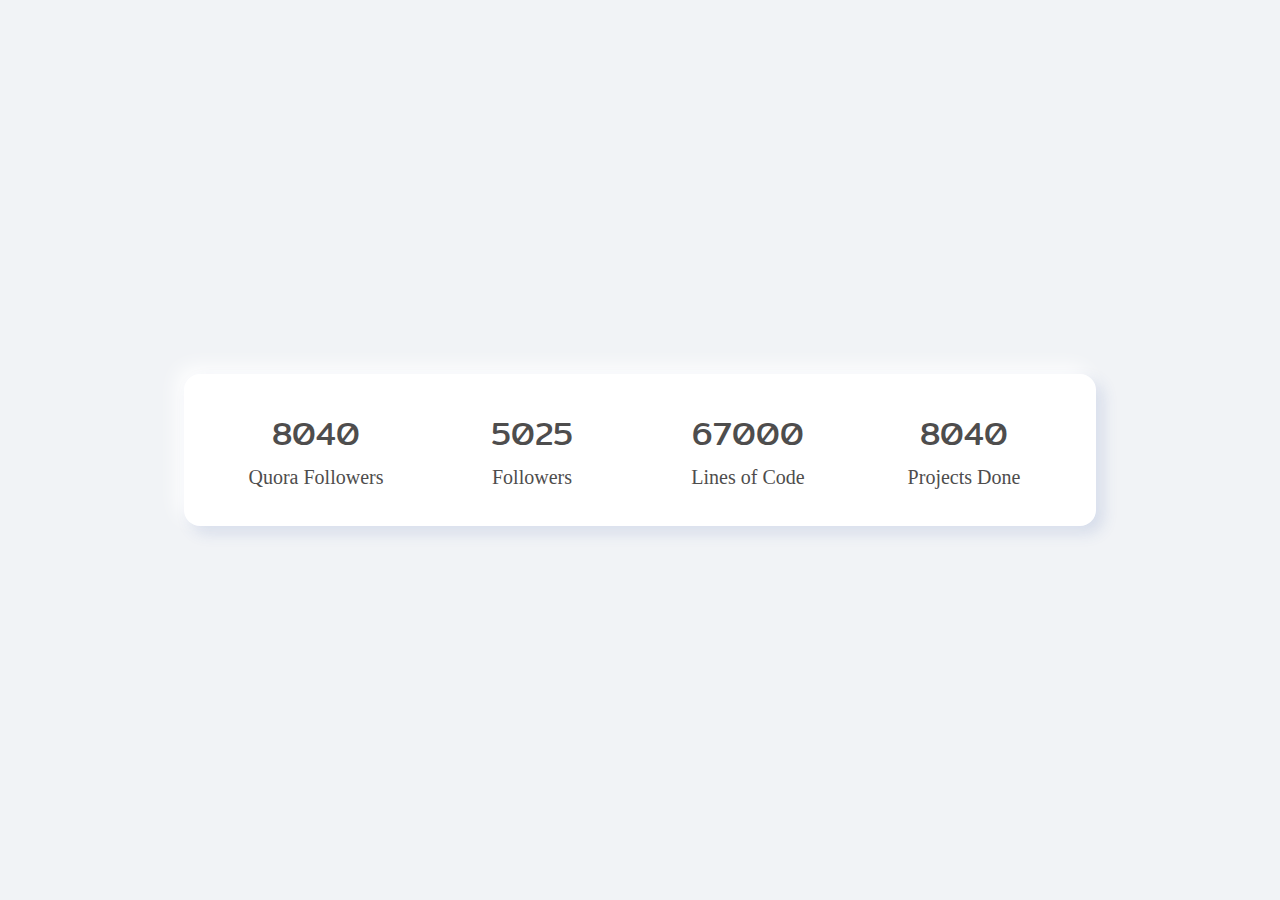
<file: Animated Counter/index.html>
<!DOCTYPE html>
<html lang="en">
  <head>
    <meta charset="UTF-8" />
    <meta name="viewport" content="width=device-width, initial-scale=1.0" />
    <link
      rel="stylesheet"
      href="https://cdnjs.cloudflare.com/ajax/libs/font-awesome/5.15.2/css/all.min.css"
      integrity="sha512-HK5fgLBL+xu6dm/Ii3z4xhlSUyZgTT9tuc/hSrtw6uzJOvgRr2a9jyxxT1ely+B+xFAmJKVSTbpM/CuL7qxO8w=="
      crossorigin="anonymous"
    />
    <link rel="stylesheet" href="style.css" />
    <title>Counter</title>
  </head>
  <body>
    <div class="container">
        <div class="card">
            <i class="fab fa-quora"></i>
            <div class="number" data-target-number="12000">0</div>
            Quora Followers
        </div>
        <div class="card">
            <i class="fab fa-facebook"></i>
            <div class="number" data-target-number="7500">0</div>
             Followers
        </div>
        <div class="card">
            <i class="fas fa-code"></i>
            <div class="number" data-target-number="100000">0</div>
            Lines of Code
        </div>
        <div class="card">
            <i class="fas fa-check"></i>
            <div class="number" data-target-number="12000">0</div>
            Projects Done
        </div>
    </div>


    <script src="script.js" defer></script>
  </body>
</html>
</file>
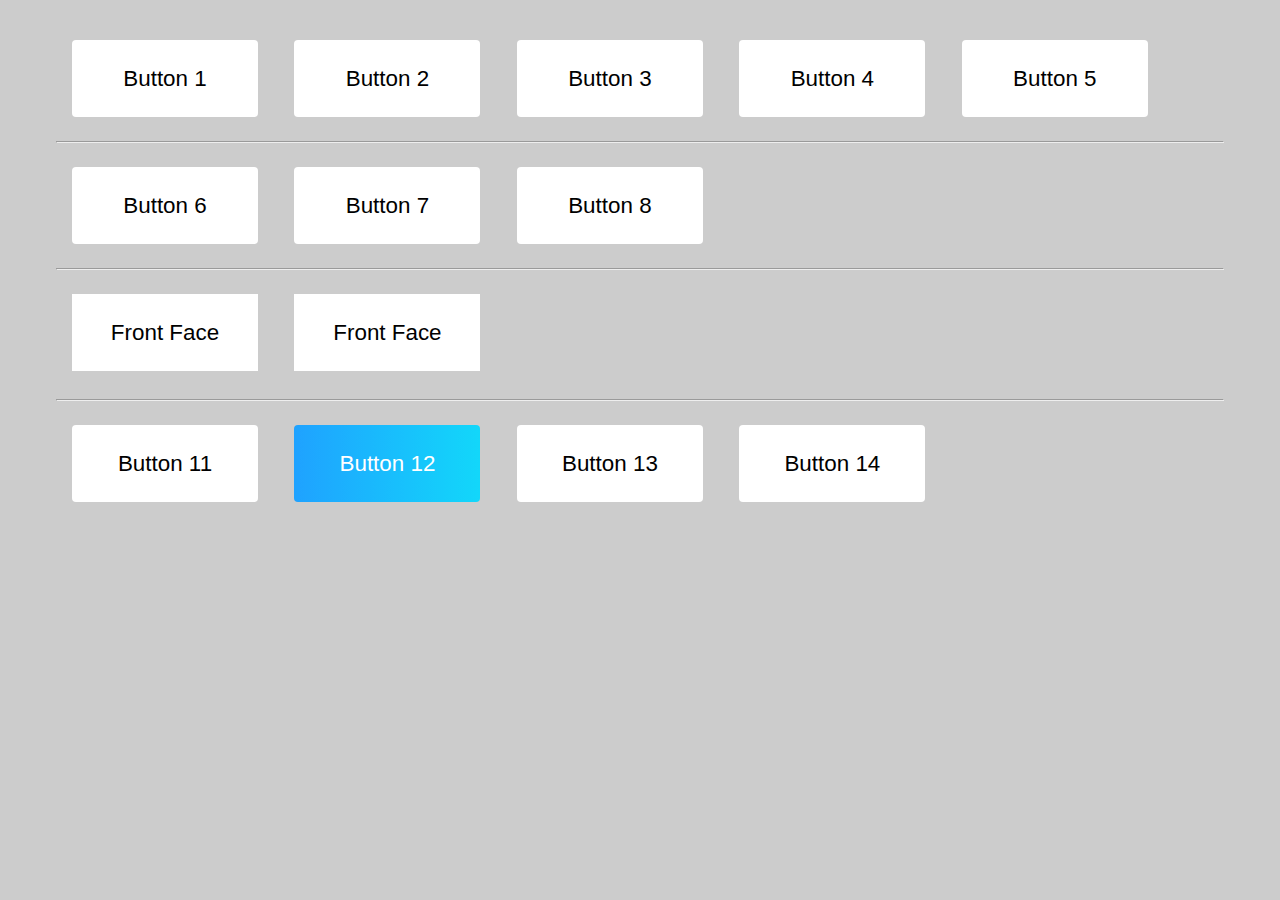
<file: Button Effects/index.html>
<!DOCTYPE html>
<html lang="en">
  <head>
    <meta charset="UTF-8" />
    <meta http-equiv="X-UA-Compatible" content="IE=edge" />
    <meta name="viewport" content="width=device-width, initial-scale=1.0" />
    <link
      rel="stylesheet"
      href="https://cdnjs.cloudflare.com/ajax/libs/font-awesome/5.15.3/css/all.min.css"
      integrity="sha512-iBBXm8fW90+nuLcSKlbmrPcLa0OT92xO1BIsZ+ywDWZCvqsWgccV3gFoRBv0z+8dLJgyAHIhR35VZc2oM/gI1w=="
      crossorigin="anonymous"
    />

    <link rel="stylesheet" href="style.css" />
    <title>Button Hover Effects</title>
  </head>
  <body>
    <div class="container">
      <button class="btn btn-effect-1">Button 1</button>
      <button class="btn btn-effect-2">Button 2</button>
      <button class="btn btn-effect-3">Button 3</button>
      <button class="btn btn-effect-4">Button 4</button>
      <button class="btn btn-effect-5">Button 5</button>
      <hr />
      <button class="btn btn-effect-6">Button 6</button>
      <button class="btn btn-effect-7">Button 7</button>
      <button class="btn btn-effect-8">Button 8</button>
      <hr />
      <div class="btn btn-effect-9">
        <div class="top-face">Top Face</div>
        <div class="front-face">Front Face</div>
      </div>
      <div class="btn btn-effect-10">
        <div class="bottom-face">Bottom Face</div>
        <div class="front-face">Front Face</div>
      </div>
      <hr />
      <button class="btn btn-effect-11">Button 11</button>
      <button class="btn btn-effect-12">Button 12</button>
      <button class="btn btn-effect-13">Button 13</button>
      <button class="btn btn-effect-14">
        <span> Button 14 <i class="fas fa-angle-right"></i> </span>
      </button>
    </div>
  </body>
</html>
</file>
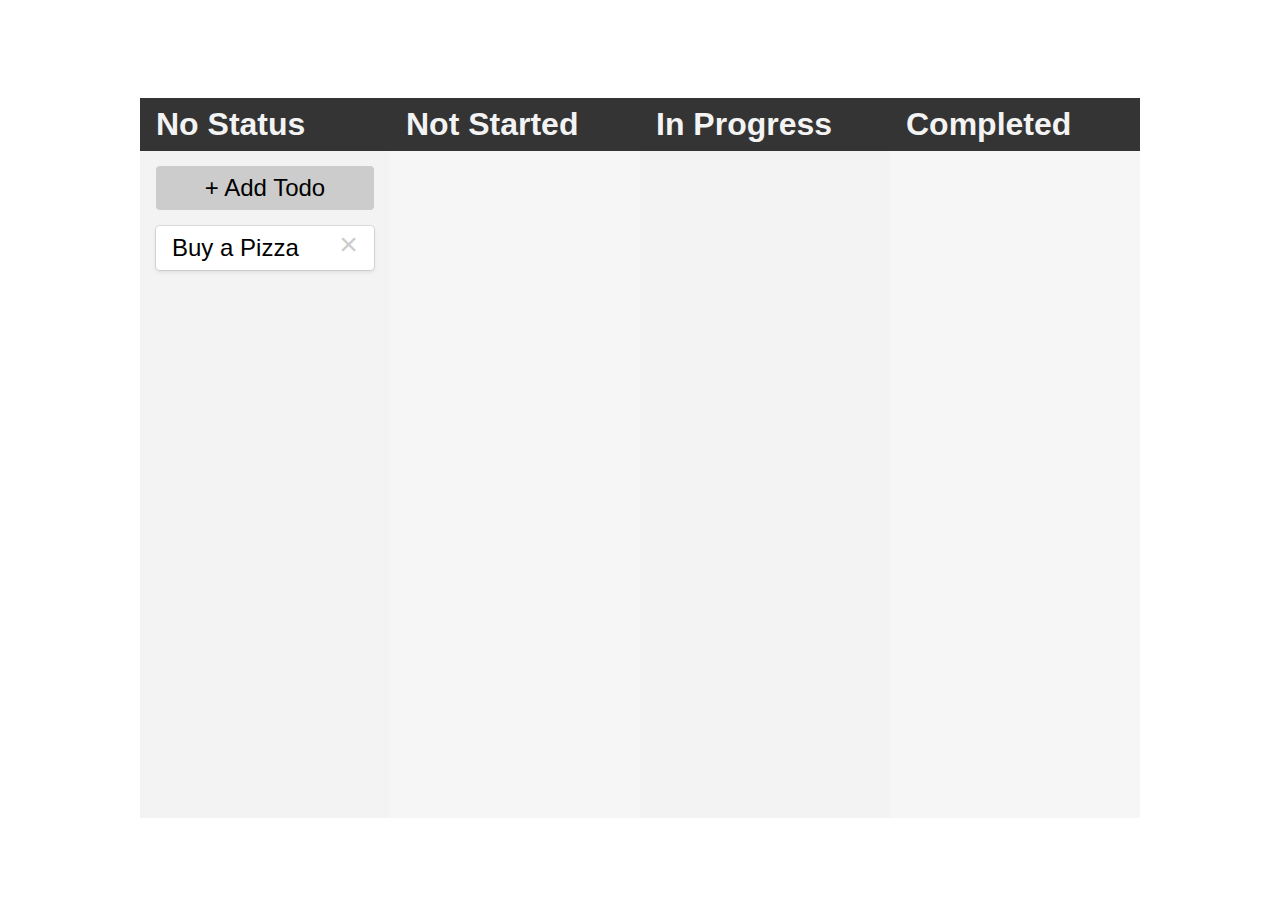
<file: Create Todo App (Drag & Drop)/index.html>
<!DOCTYPE html>
<html lang="en">
  <head>
    <meta charset="UTF-8" />
    <meta name="viewport" content="width=device-width, initial-scale=1.0" />
    <link rel="stylesheet" href="style.css" />
    <title>Draggable Todo App</title>
  </head>
  <body>
    <!-- modal -->
    <div class="modal" id="todo_form">
      <div class="header">
        <div class="title">Add Todo</div>
        <button class="btn close-modal">&times;</button>
      </div>
      <div class="body">
        <input type="text" id="todo_input" />
        <input type="submit" value="Add Todo" id="todo_submit" />
      </div>
    </div>
    <!-- todo -->
    <div class="todo-container">
      <div class="status" id="no_status">
        <h1>No Status</h1>
        <button id="add_btn" data-target-modal="#todo_form">+ Add Todo</button>
        <div class="todo" draggable="true">
          Buy a Pizza
          <span class="close">&times;</span>
        </div>
      </div>
      <div class="status">
        <h1>Not Started</h1>
      </div>
      <div class="status">
        <h1>In Progress</h1>
      </div>
      <div class="status">
        <h1>Completed</h1>
      </div>
    </div>

    <div id="overlay"></div>

    <script src="script.js"></script>
  </body>
</html>
</file>
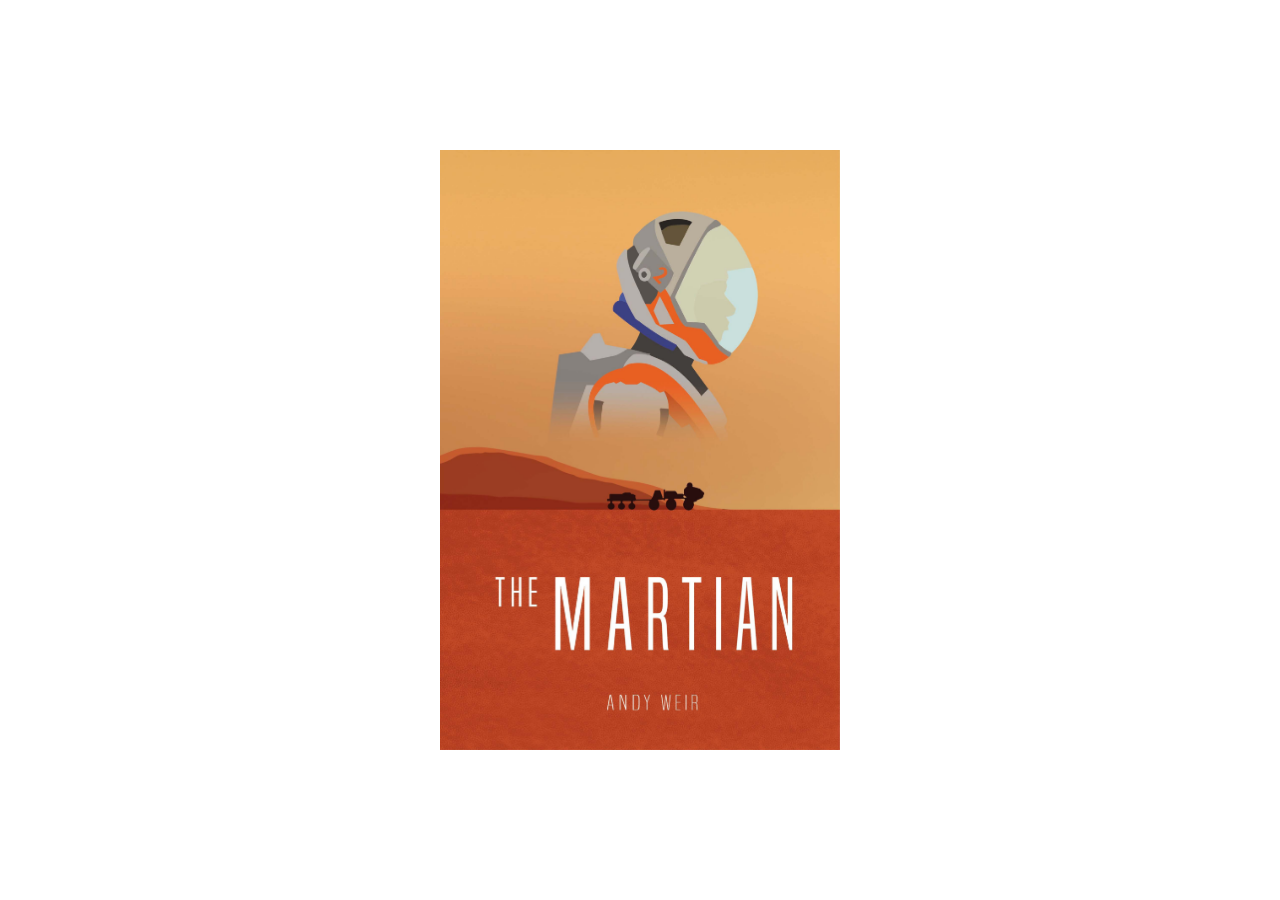
<file: Creative 3D Book Animation/index.html>
<!DOCTYPE html>
<html lang="en">
  <head>
    <meta charset="UTF-8" />
    <meta http-equiv="X-UA-Compatible" content="IE=edge" />
    <meta name="viewport" content="width=device-width, initial-scale=1.0" />
    <link rel="stylesheet" href="style.css" />
    <script src="main.js" defer></script>
    <title>Document</title>
  </head>
  <body>
  
  <!-- 
  TUTORIAL LINK: 
  https://youtu.be/ixCXhCwYGvM 
  -->
    <div class="book">
      <div class="front-cover">
        <div class="first-half"></div>
        <div class="second-half"></div>
      </div>
      <div class="back-cover"></div>
    </div>
  </body>
</html>
</file>
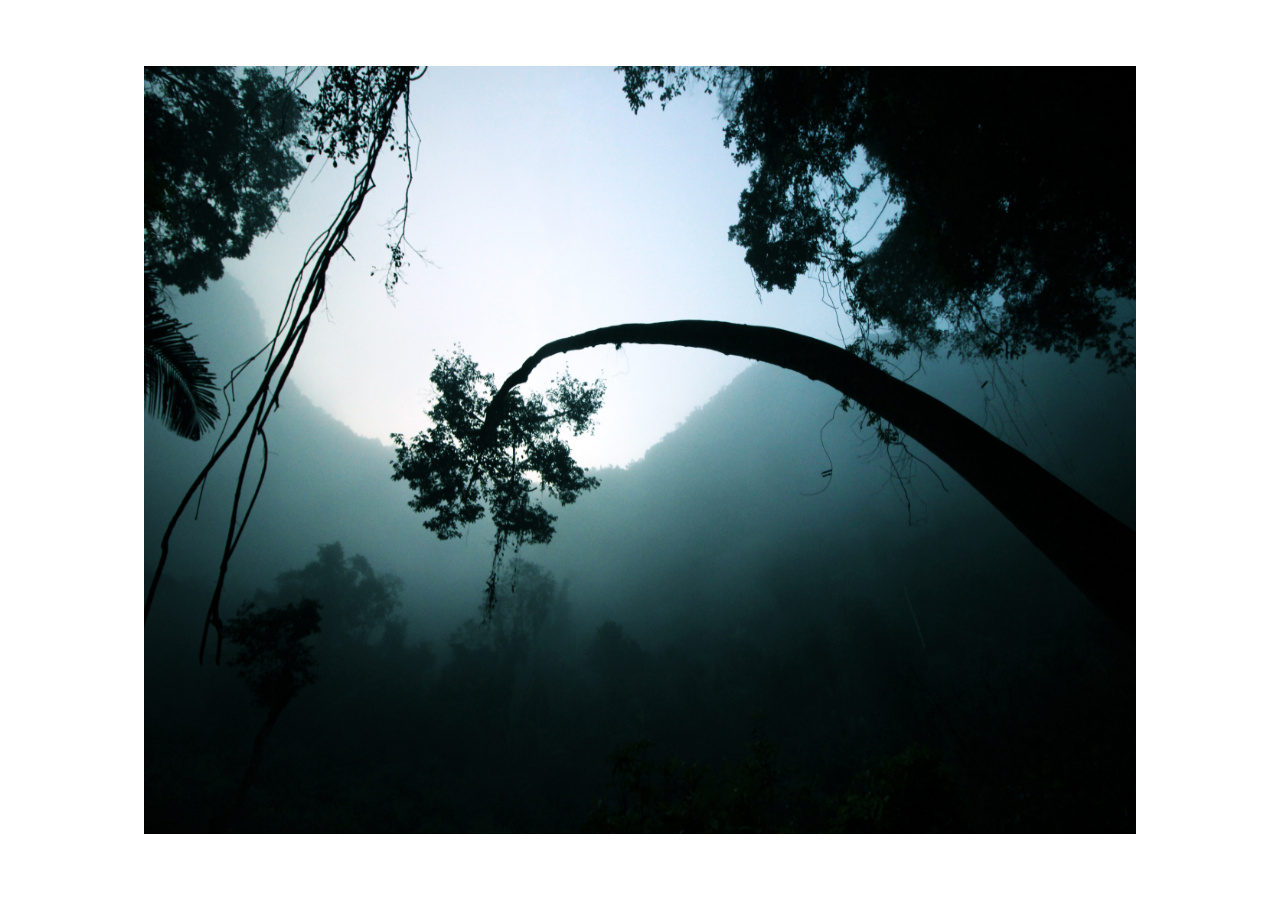
<file: Draggable & Touchscreen Slideshow/index.html>
<!DOCTYPE html>
<html lang="en">
  <head>
    <meta charset="UTF-8" />
    <meta name="viewport" content="width=device-width, initial-scale=1.0" />
    <link
      rel="stylesheet"
      href="https://cdnjs.cloudflare.com/ajax/libs/font-awesome/5.15.2/css/all.min.css"
      integrity="sha512-HK5fgLBL+xu6dm/Ii3z4xhlSUyZgTT9tuc/hSrtw6uzJOvgRr2a9jyxxT1ely+B+xFAmJKVSTbpM/CuL7qxO8w=="
      crossorigin="anonymous"
    />
    <link rel="stylesheet" href="style.css" />
    <title>Slideshow</title>
  </head>
  <body>
    <div class="slider">
      <div class="slides" id="slides">
        <span class="slide">
          <img src="./imgs/pic1.jpg" alt="" />
        </span>
        <span class="slide">
          <img src="./imgs/pic2.jpg" alt="" />
        </span>
        <span class="slide">
          <img src="./imgs/pic3.jpg" alt="" />
        </span>
        <span class="slide">
          <img src="./imgs/pic4.jpg" alt="" />
        </span>
      </div>

      <a href="#" id="prev" class="prev">
        <i class="fas fa-caret-left"></i>
      </a>
      <a href="#" id="next" class="next">
        <i class="fas fa-caret-right"></i>
      </a>
    </div>

    <script src="script.js"></script>
  </body>
</html>
</file>
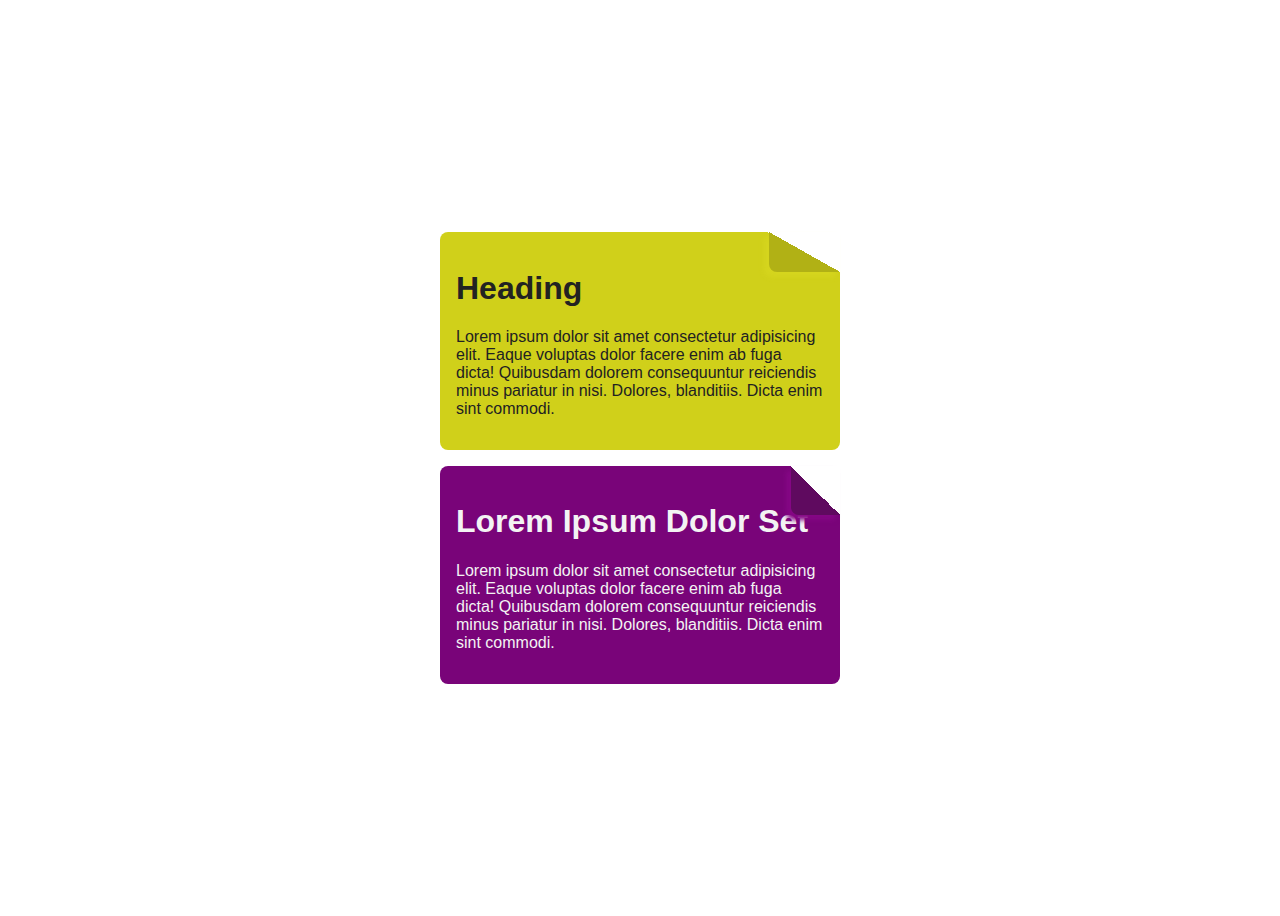
<file: Folded Card/index.html>
<!DOCTYPE html>
<html lang="en">
  <head>
    <meta charset="UTF-8" />
    <meta http-equiv="X-UA-Compatible" content="IE=edge" />
    <meta name="viewport" content="width=device-width, initial-scale=1.0" />
    <link rel="stylesheet" href="style.css" />
    <title>Folded Corner Card</title>
  </head>
  <body>
    <div>
      <div class="card card-1">
        <h1>Heading</h1>
        <p>
          Lorem ipsum dolor sit amet consectetur adipisicing elit. Eaque
          voluptas dolor facere enim ab fuga dicta! Quibusdam dolorem
          consequuntur reiciendis minus pariatur in nisi. Dolores, blanditiis.
          Dicta enim sint commodi.
        </p>
      </div>
      <div class="card card-2">
        <h1>Lorem Ipsum Dolor Set</h1>
        <p>
          Lorem ipsum dolor sit amet consectetur adipisicing elit. Eaque
          voluptas dolor facere enim ab fuga dicta! Quibusdam dolorem
          consequuntur reiciendis minus pariatur in nisi. Dolores, blanditiis.
          Dicta enim sint commodi.
        </p>
      </div>
    </div>
  </body>
</html>
</file>
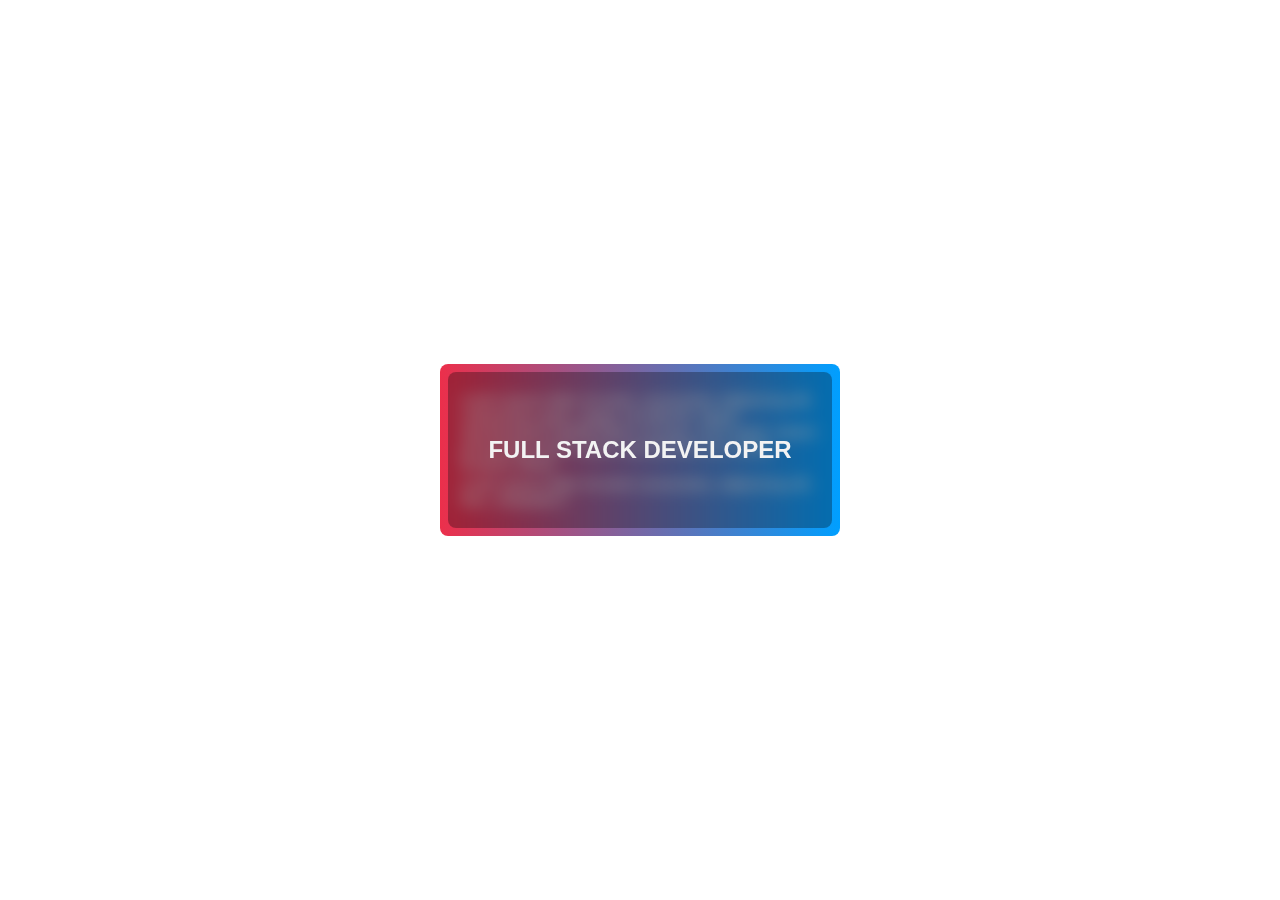
<file: Glassmorphism Card/index.html>
<!DOCTYPE html>
<html lang="en">
  <head>
    <meta charset="UTF-8" />
    <meta http-equiv="X-UA-Compatible" content="IE=edge" />
    <meta name="viewport" content="width=device-width, initial-scale=1.0" />
    <link rel="stylesheet" href="style.css" />
    <title>Glassmorphism Card</title>
  </head>
  <body>
    <div class="card" data-title="Full Stack Developer">
      <p>
        Lorem ipsum dolor sit amet, consectetur adipisicing elit. Laboriosam
        quae, eaque vel deleniti, itaque reprehenderit repellat libero sit quas,
        error quam. Autem perspiciatis harum quasi repudiandae eius soluta
        tempore officia.
      </p>
      <p>
        Lorem ipsum dolor sit amet consectetur, adipisicing elit. Non,
        voluptates?
      </p>
    </div>
  </body>
</html>
</file>
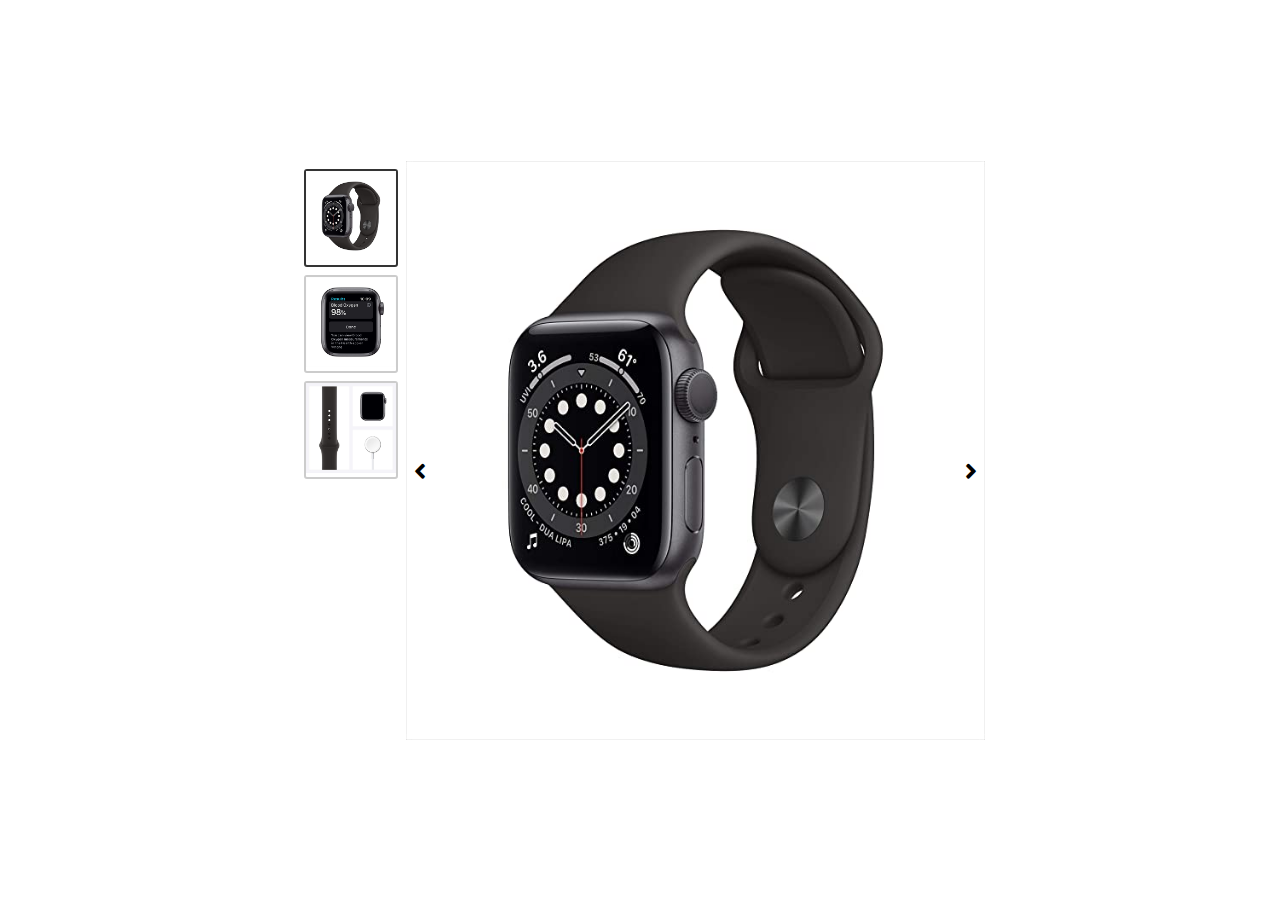
<file: How to Build Image Slider Using HTML, CSS and JavaScript/index.html>
<!DOCTYPE html>
<html lang="en">
  <head>
    <meta charset="UTF-8" />
    <meta name="viewport" content="width=device-width, initial-scale=1.0" />
    <link rel="stylesheet" href="style.css" />
    <link
      rel="stylesheet"
      href="https://cdnjs.cloudflare.com/ajax/libs/font-awesome/5.15.1/css/all.min.css"
    />
    <title>Carousel</title>
  </head>
  <body>
    <div class="row">
      <div class="col-2">
        <div class="items">
          <div class="item active">
            <img src="./imgs/watch-1.jpg" alt="" />
          </div>
          <div class="item">
            <img src="./imgs/watch-2.jpg" alt="" />
          </div>
          <div class="item">
            <img src="./imgs/watch-3.jpg" alt="" />
          </div>
        </div>
      </div>
      <div class="col-10">
        <div class="carousel">
          <button id="prevBtn"><i class="fas fa-angle-left"></i></button>
          <button id="nextBtn"><i class="fas fa-angle-right"></i></button>
          <div class="slides-container">
            <div class="slide">
              <img src="./imgs/watch-1.jpg" alt="" />
            </div>
            <div class="slide">
              <img src="./imgs/watch-2.jpg" alt="" />
            </div>
            <div class="slide">
              <img src="./imgs/watch-3.jpg" alt="" />
            </div>
          </div>
        </div>
      </div>
    </div>

    <script src="script.js"></script>
  </body>
</html>
</file>
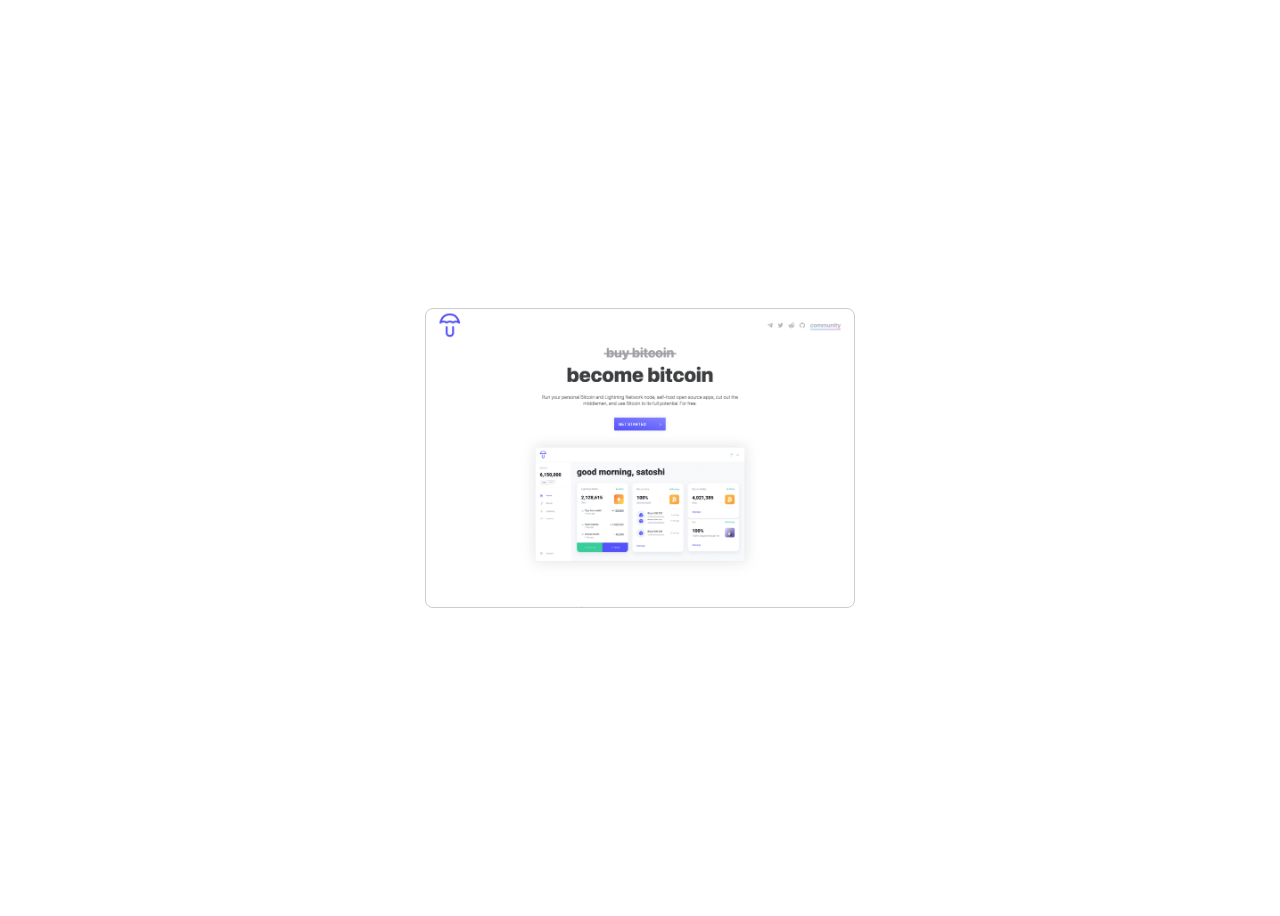
<file: Image Hover Effect/index.html>
<!DOCTYPE html>
<html lang="en">
<head>
    <meta charset="UTF-8">
    <meta http-equiv="X-UA-Compatible" content="IE=edge">
    <meta name="viewport" content="width=device-width, initial-scale=1.0">
    <link rel="stylesheet" href="style.css">
    <title>Document</title>
</head>
<body>
    <div class="img">
        <a href="#" class="btn-visit">Visit</a>
    </div>
</body>
</html>
</file>
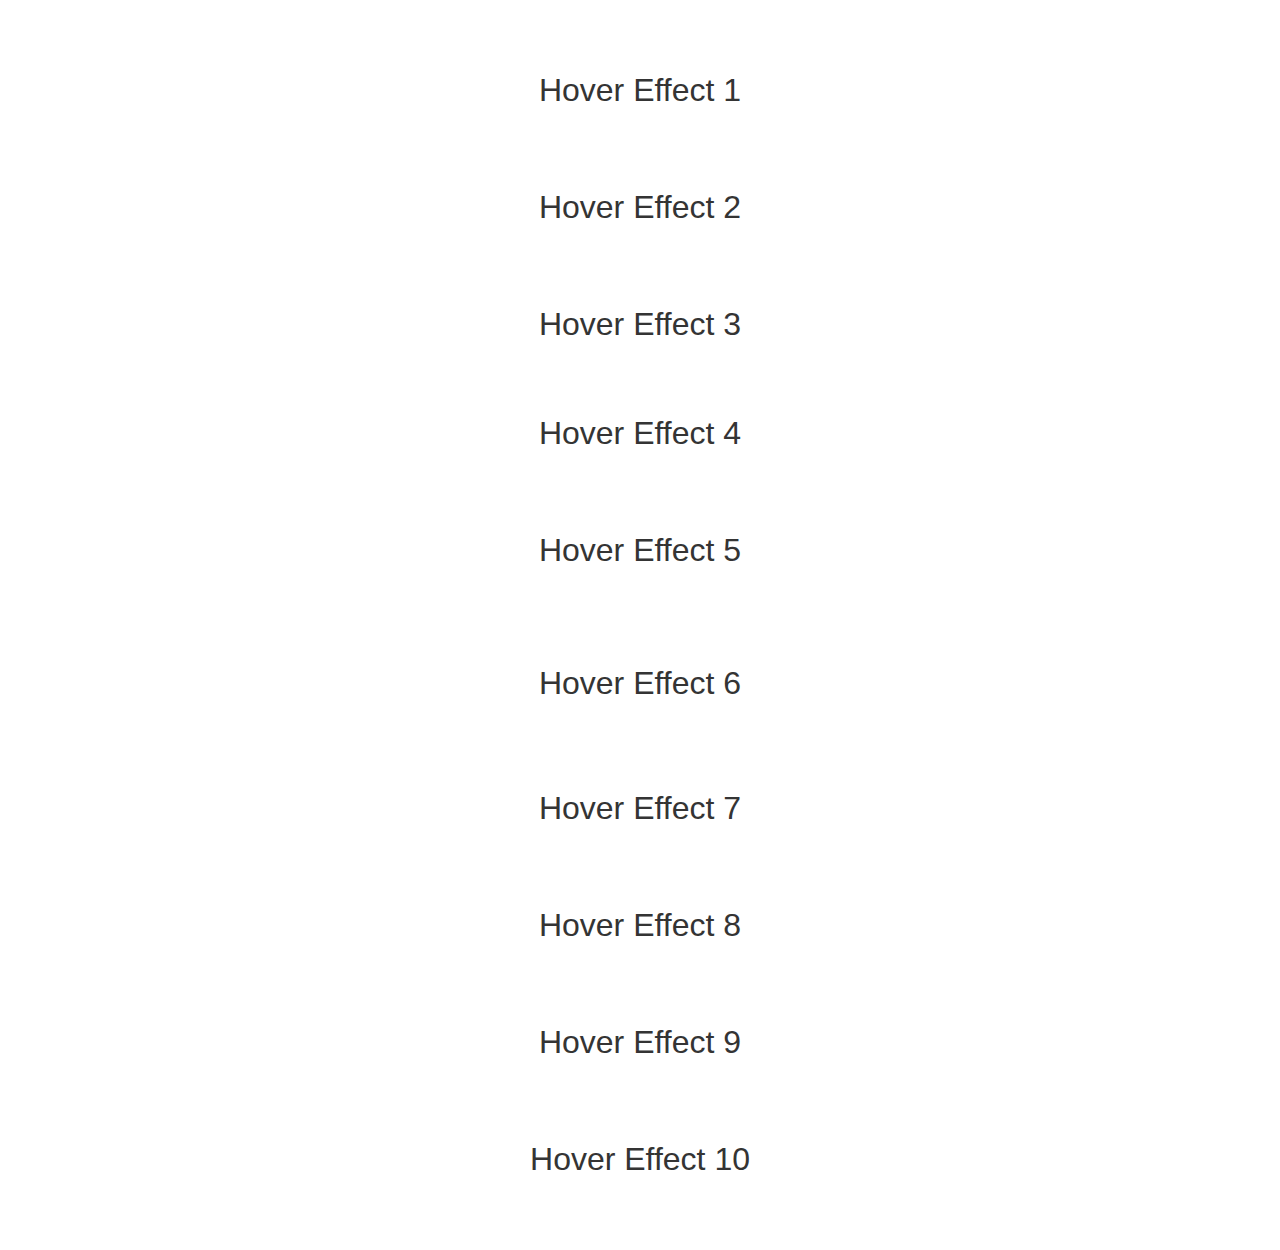
<file: Links Hover Effects/index.html>
<!DOCTYPE html>
<html lang="en">
  <head>
    <meta charset="UTF-8" />
    <meta http-equiv="X-UA-Compatible" content="IE=edge" />
    <meta name="viewport" content="width=device-width, initial-scale=1.0" />
    <link rel="stylesheet" href="style.css" />
    <title>Hover Effects</title>
  </head>
  <body>
    <a href="#" class="hover-effect-1">Hover Effect 1</a>
    <a href="#" class="hover-effect-2">Hover Effect 2</a>
    <a href="#" class="hover-effect-3">Hover Effect 3</a>
    <a href="#" class="hover-effect-4" data-hover="Hover Effect 4"
      >Hover Effect 4</a
    >
    <a href="#" class="hover-effect-5" data-hover="Hover Effect 5">
      <span>Hover Effect 5</span>
    </a>
    <a href="#" class="hover-effect-6" data-hover="Hover Effect 6">
      <span>Hover Effect 6</span>
    </a>
    <a href="#" class="hover-effect-7">Hover Effect 7</a>
    <a href="#" class="hover-effect-8">
      <span></span>
      Hover Effect 8
    </a>
    <a href="#" class="hover-effect-9">
      <span></span>
      Hover Effect 9
    </a>
    <a href="#" class="hover-effect-10">Hover Effect 10</a>
  </body>
</html>
</file>
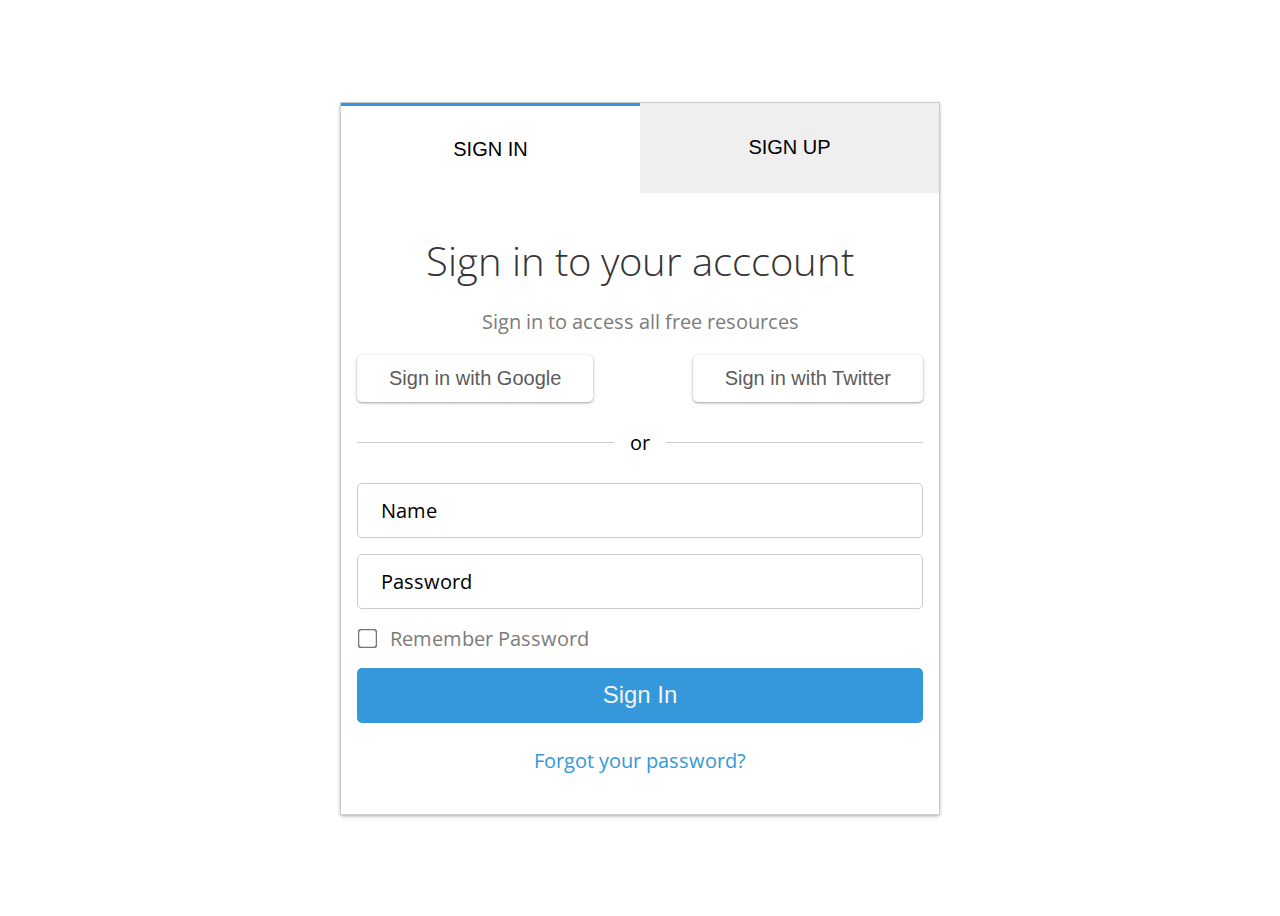
<file: Responsive Registration Form/index.html>
<!DOCTYPE html>
<html lang="en">
  <head>
    <meta charset="UTF-8" />
    <meta name="viewport" content="width=device-width, initial-scale=1.0" />
    <link
      rel="stylesheet"
      href="https://cdnjs.cloudflare.com/ajax/libs/font-awesome/5.15.1/css/all.min.css"
      integrity="sha512-+4zCK9k+qNFUR5X+cKL9EIR+ZOhtIloNl9GIKS57V1MyNsYpYcUrUeQc9vNfzsWfV28IaLL3i96P9sdNyeRssA=="
      crossorigin="anonymous"
    />
    <link rel="stylesheet" href="style.css" />
    <title>Registraion Form</title>
  </head>
  <body>
    <div class="registration-form">
      <div class="header">
        <button class="btn btn-tab btn-ripple active" data-target-tab="#signin">
          SIGN IN
        </button>
        <button class="btn btn-tab btn-ripple" data-target-tab="#signup">
          SIGN UP
        </button>
      </div>
      <div class="body">
        <div class="content active" id="signin">
          <h1>Sign in to your acccount</h1>
          <p class="gray">Sign in to access all free resources</p>

          <div class="flex justify-between">
            <button class="btn btn-oauth">
              <i class="fab fa-google"></i> Sign in with Google
            </button>
            <button class="btn btn-oauth">
              <i class="fab fa-twitter"></i> Sign in with Twitter
            </button>
          </div>

          <div class="bar"></div>

          <form action="#">
            <div class="input-group">
              <input
                type="text"
                name=""
                id="name"
                class="input-elem"
                placeholder=" "
                autocomplete="off"
              />
              <label for="name">Name</label>
            </div>
            <div class="input-group">
              <input
                type="password"
                name=""
                id="password"
                class="input-elem"
                placeholder=" "
                autocomplete="off"
              />
              <label for="password">Password</label>
              <i class="fas fa-eye-slash eye"></i>
            </div>
            <div class="agreements">
              <input type="checkbox" name="" id="rem_pass" />
              <label for="rem_pass" class="gray">Remember Password</label>
            </div>
            <button class="btn btn-register">Sign In</button>
            <a href="#" class="reg_link">Forgot your password?</a>
          </form>
        </div>
        <div class="content" id="signup">
          <h1>REGISTER</h1>
          <p class="gray">
            You can use this account to log in to any of our products
          </p>

          <div class="flex justify-between">
            <button class="btn btn-oauth">
              <i class="fab fa-google"></i> Sign up with Google
            </button>
            <button class="btn btn-oauth">
              <i class="fab fa-twitter"></i> Sign up with Twitter
            </button>
          </div>

          <div class="bar"></div>

          <form action="#">
            <div class="input-group">
              <input
                type="text"
                name=""
                id="name"
                class="input-elem"
                placeholder=" "
                autocomplete="off"
              />
              <label for="name">Name</label>
            </div>
            <div class="input-group">
              <input
                type="email"
                name=""
                id="email"
                class="input-elem"
                placeholder=" "
                autocomplete="off"
              />
              <label for="email">Email</label>
            </div>
            <div class="input-group">
              <input
                type="password"
                name=""
                id="password"
                class="input-elem"
                placeholder=" "
                autocomplete="off"
              />
              <label for="password">Password</label>
              <i class="fas fa-eye-slash eye"></i>
            </div>
            <div class="agreements">
              <input type="checkbox" name="" id="terms" />
              <label for="terms" class="gray">Agree to our conditions</label>
            </div>
            <button class="btn btn-register">Sign Up</button>
          </form>
        </div>
      </div>
    </div>
    <script src="script.js" defer></script>
  </body>
</html>
</file>
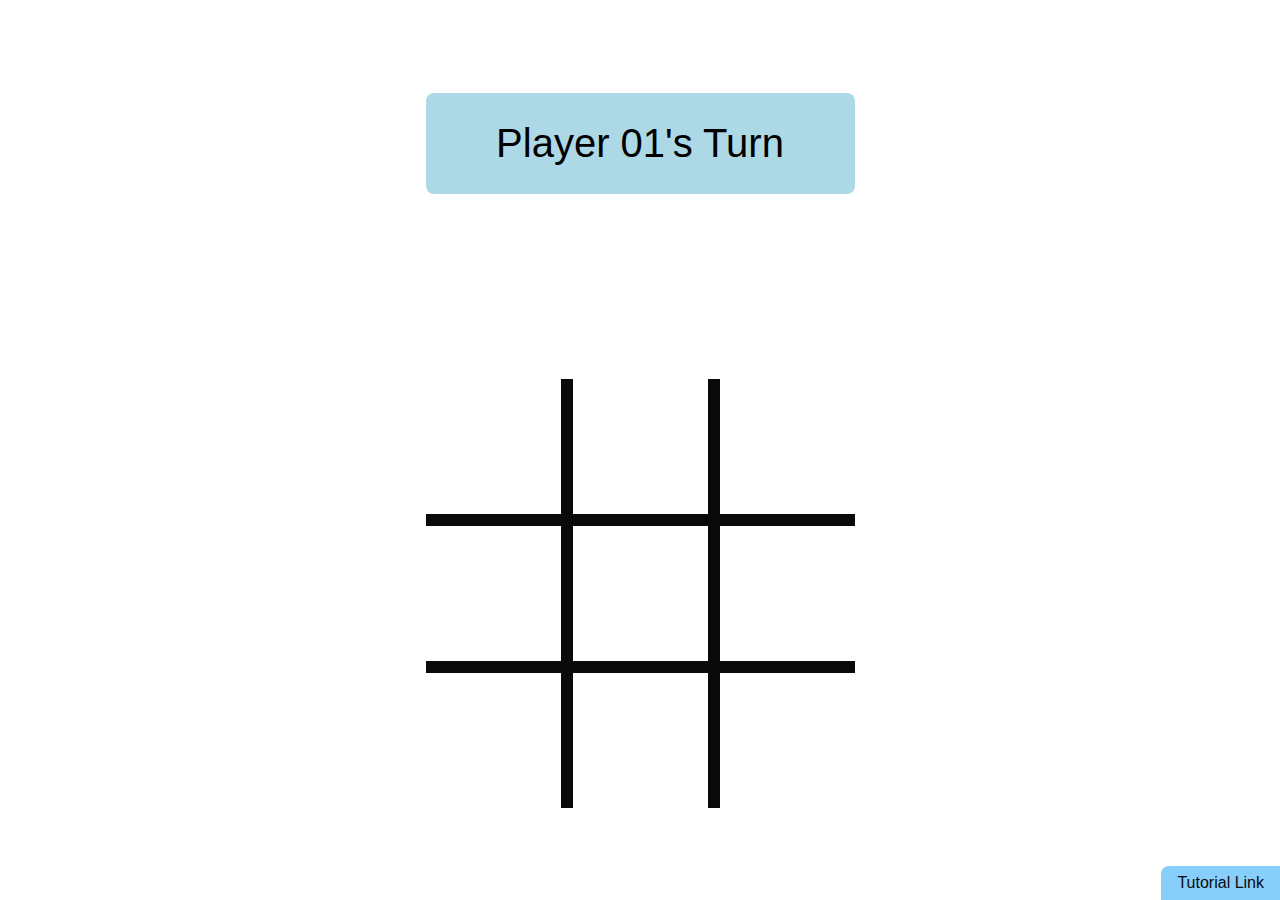
<file: TicTacToe Game/index.html>
<!DOCTYPE html>
<html lang="en">
  <head>
    <meta charset="UTF-8" />
    <meta http-equiv="X-UA-Compatible" content="IE=edge" />
    <meta name="viewport" content="width=device-width, initial-scale=1.0" />
    <link
      rel="stylesheet"
      href="https://cdnjs.cloudflare.com/ajax/libs/font-awesome/5.15.3/css/all.min.css"
      integrity="sha512-iBBXm8fW90+nuLcSKlbmrPcLa0OT92xO1BIsZ+ywDWZCvqsWgccV3gFoRBv0z+8dLJgyAHIhR35VZc2oM/gI1w=="
      crossorigin="anonymous"
    />
    <link rel="stylesheet" href="style.css" />
    <script src="script.js" defer></script>
    <title>TicTacToe Game</title>
  </head>
  <body>
    <div class="message" id="message">Player 01's Turn</div>

    <div class="tictactoe-game">
      <div class="cell"></div>
      <div class="cell"></div>
      <div class="cell"></div>
      <div class="cell"></div>
      <div class="cell"></div>
      <div class="cell"></div>
      <div class="cell"></div>
      <div class="cell"></div>
      <div class="cell"></div>
    </div>

    <div class="overlay" id="overlay">
      <div>
        <h1>Game Over !!!</h1>
        <div class="btns-grid">
          <button class="btn btn-restart" id="btn-restart">
            <i class="fas fa-sync"></i> Restart
          </button>
          <button class="btn btn-quit" id="btn-quit">
            <i class="fas fa-power-off"></i>
            Quit
          </button>
        </div>
      </div>
    </div>

    <audio src="./click.mp3" id="click"></audio>
    <audio src="./gameover.mp3" id="gameover"></audio>

    <!-- Tutorial Link -->
    <a
      href="https://youtu.be/Bsmh1P-Vdl0"
      style="
        position: fixed;
        bottom: 0;
        right: 0;
        padding: 0.5rem 1rem;
        text-decoration: none;
        color: #0a0a0a;
        background-color: lightskyblue;
        border-top-left-radius: 0.5rem;
      "
      >Tutorial Link</a
    >
  </body>
</html>
</file>
<file: Animated Counter/style.css>
@import url("https://fonts.googleapis.com/css2?family=Mitr:wght@300;400&display=swap");

* {
  box-sizing: border-box;
}

body {
  font-family: "Montserrat";
  background-color: #f1f3f6;
  display: flex;
  justify-content: center;
  align-items: center;
  height: 100vh;
  overflow: hidden;
  margin: 0;
  color: #4e4d4d;
}

.container {
  display: grid;
  grid-template-columns: repeat(4, 200px);
  grid-gap: 1rem;
  background-color: #fff;
  padding: 2rem;
  border-radius: 1rem;
  box-shadow: inset 0 0 15px rgba(55, 84, 170, 0),
    inset 0 0 20px rgba(255, 255, 255, 0), 7px 7px 15px rgba(55, 84, 170, 0.15),
    -7px -7px 20px rgba(255, 255, 255, 1),
    inset 0px 0px 4px rgba(255, 255, 255, 0.2);
}

.card {
  line-height: 1.7;
  font-size: 1.25rem;
  text-align: center;
}

[class*="fa-"] {
  font-size: 4rem;
  filter: drop-shadow(0px 10px 15px rgba(55, 84, 170, 0.25));
}

.number {
  font-family: "Mitr", "Montserrat", "Segoe UI", Tahoma, Geneva, Verdana,
    sans-serif;
  font-size: 2rem;
}

.fa-quora {
  color: #b92b27;
}

.fa-facebook {
  color: #3b5999;
}

.fa-code {
  color: #34465d;
}

.fa-check {
  color: #27ae60;
}

@media screen and (max-width: 576px) {
  .container {
    grid-template-columns: 1fr;
  }
  .card {
    padding: 1rem 0;
  }
}
</file>
<file: Button Effects/style.css>
*,
*::before,
*::after {
  box-sizing: border-box;
}

body {
  background-color: #ccc;
  font-family: Arial, Helvetica, sans-serif;
}

.container {
  max-width: 1200px;
  margin: 0 auto;
  padding: 1rem;
}

.btn {
  position: relative;
  display: inline-block;
  width: 186px;
  height: 77px;
  border: none;
  outline: none;
  font-size: 1.4rem;
  border-radius: 0.25rem;
  background-color: #fff;
  cursor: pointer;
  z-index: 1;
  margin: 1rem;
  transition: 0.5s;
}

/* Button Effect #1 */
.btn-effect-1::before {
  content: "";
  position: absolute;
  top: 0;
  left: 0;
  width: 0%;
  height: 100%;
  transition: width 0.3s ease-in-out;
  background-color: #343434;
  border-radius: 0.25rem;
  z-index: -1;
}

.btn-effect-1:hover {
  color: #f3f3f3;
}

.btn-effect-1:hover::before {
  width: 100%;
}

/* Button Effect #2 */
.btn-effect-2::before {
  content: "";
  position: absolute;
  top: 0;
  right: 0;
  width: 0%;
  height: 100%;
  transition: width 0.3s ease-in-out;
  background-color: #343434;
  border-radius: 0.25rem;
  z-index: -2;
}

.btn-effect-2:hover {
  color: #f3f3f3;
}

.btn-effect-2:hover::before {
  width: 100%;
}

/* Button Effect #3 */
.btn-effect-3::before {
  content: "";
  position: absolute;
  top: 0;
  right: 0;
  width: 100%;
  height: 0%;
  transition: height 0.3s ease-in-out;
  background-color: #343434;
  border-radius: 0.25rem;
  z-index: -3;
}

.btn-effect-3:hover {
  color: #f3f3f3;
}

.btn-effect-3:hover::before {
  height: 100%;
}
/* Button Effect #4 */
.btn-effect-4::before {
  content: "";
  position: absolute;
  bottom: 0;
  right: 0;
  width: 100%;
  height: 0%;
  transition: height 0.3s ease-in-out;
  background-color: #343434;
  border-radius: 0.25rem;
  z-index: -4;
}

.btn-effect-4:hover {
  color: #f3f3f3;
}

.btn-effect-4:hover::before {
  height: 100%;
}

/* Button Effect #5 */
.btn-effect-5 {
  overflow: hidden;
}

.btn-effect-5::before,
.btn-effect-5::after {
  content: "";
  position: absolute;
  top: -50%;
  left: 0;
  width: 100%;
  height: 50%;
  background-color: #343434;
  border-radius: 0.25rem 0.25rem 0 0;
  z-index: -1;
  transition: top 0.5s ease-in-out;
}
.btn-effect-5::after {
  top: 100%;
  border-radius: 0 0 0.25rem 0.25rem;
}
.btn-effect-5:hover {
  color: #f3f3f3;
}
.btn-effect-5:hover::before {
  top: 0;
}
.btn-effect-5:hover::after {
  top: 50%;
}

/* Button effect #6 */
.btn-effect-6:hover {
  animation: animateX 0.6s linear infinite;
}

@keyframes animateX {
  0% {
    transform: translateX(0);
  }
  25% {
    transform: translateX(-5px);
  }
  50% {
    transform: translateX(5px);
  }
  100% {
    transform: translateX(0);
  }
}
/* Button effect #7 */
.btn-effect-7:hover {
  animation: animateY 0.6s linear infinite;
}

@keyframes animateY {
  0% {
    transform: translateY(0);
  }
  25% {
    transform: translateY(-5px);
  }
  50% {
    transform: translateY(5px);
  }
  100% {
    transform: translateY(0);
  }
}

/* Button Effect #8 */
.btn-effect-8:hover {
  animation: pulse 0.5s linear infinite;
}

@keyframes pulse {
  0% {
    transform: scale(0.95);
    box-shadow: 0 0 0 0 rgba(0, 0, 0, 0.2);
  }
  70% {
    transform: scale(1);
    box-shadow: 0 0 0 10px rgba(0, 0, 0, 0);
  }
  100% {
    transform: scale(0.95);
    box-shadow: 0 0 0 0 rgba(0, 0, 0, 0);
  }
}

/* Button Effect #9 */
.btn-effect-9 {
  position: relative;
  transform-style: preserve-3d;
  border-radius: 0;
}

.btn-effect-9 .top-face,
.btn-effect-9 .front-face {
  position: absolute;
  top: 0;
  left: 0;
  width: 100%;
  height: 100%;
  display: flex;
  justify-content: center;
  align-items: center;
  transition: all 0.5s ease-in-out;
}

.btn-effect-9 .front-face {
  transform: translateZ(38.5px);
  background-color: #fff;
}

.btn-effect-9 .top-face {
  background-color: #343434;
  color: #f3f3f3;
  transform: rotateX(90deg) translateZ(38.5px);
}

.btn-effect-9:hover {
  transform: rotateX(-90deg);
  transition: 0.5s ease-in-out;
}
/* Button Effect #10 */
.btn-effect-10 {
  position: relative;
  transform-style: preserve-3d;
  border-radius: 0;
}

.btn-effect-10 .bottom-face,
.btn-effect-10 .front-face {
  position: absolute;
  top: 0;
  left: 0;
  width: 100%;
  height: 100%;
  display: flex;
  justify-content: center;
  align-items: center;
  transition: all 0.5s ease-in-out;
}

.btn-effect-10 .front-face {
  transform: translateZ(38.5px);
  background-color: #fff;
}

.btn-effect-10 .bottom-face {
  background-color: #343434;
  color: #f3f3f3;
  transform: rotateX(-90deg) translateZ(38.5px);
}

.btn-effect-10:hover {
  transform: rotateX(90deg);
  transition: 0.5s ease-in-out;
}

/* Button Effect #11 */
.btn-effect-11:hover {
  animation: changeBG 2s ease-in-out infinite;
}

@keyframes changeBG {
  0% {
    background-color: #12d8fa;
  }
  25% {
    background-color: turquoise;
  }
  50% {
    background-color: yellowgreen;
  }
  75% {
    background-color: thistle;
  }
  100% {
    background-color: #12d8fa;
  }
}

/* Button Effect #12 */
.btn-effect-12 {
  background-image: linear-gradient(
    to right,
    #1fa2ff 0%,
    #12d8fa 51%,
    #1fa2ff 100%
  );
  background-size: 200% auto;
  color: #fff;
  transition: all 0.5s ease-in-out;
}

.btn-effect-12:hover {
  background-position: right;
}

/* Button Effect #13 */
.btn-effect-13 {
  position: relative;
  overflow: hidden;
}

.btn-effect-13::before {
  content: "";
  position: absolute;
  bottom: 0;
  left: 50%;
  width: 100%;
  height: 4px;
  background-color: #343434;
  transform: translateX(-50%) scale(0);
  transition: transform 0.5s ease-in-out;
}

.btn-effect-13:hover::before {
  transform: translateX(-50%) scale(1);
}

/* Button Effect #14 */
.btn-effect-14 span {
  position: relative;
  transition: 0.5s;
}
.btn-effect-14 span i {
  position: absolute;
  right: -1.5rem;
  opacity: 0;
  transition: all 0.5s ease;
}

.btn-effect-14:hover span {
  padding-right: 1.5rem;
}

.btn-effect-14:hover i {
  right: 0;
  opacity: 1;
}
</file>
<file: Create Todo App (Drag & Drop)/style.css>
* {
  box-sizing: border-box;
}

body {
  font-family: "Segoe UI", Tahoma, Geneva, Verdana, sans-serif;
  min-height: 100vh;
  display: flex;
  justify-content: center;
  align-items: center;
}

.todo-container {
  width: 1000px;
  height: 80vh;
  display: flex;
}

.status {
  width: 25%;
  background-color: #f3f3f3;
  position: relative;
  padding: 60px 1rem 0.5rem;
}

.status:nth-child(even) {
  background-color: #e9e9e96b;
}

.status h1 {
  position: absolute;
  top: 0;
  left: 0;
  background-color: #343434;
  color: #f3f3f3;
  margin: 0;
  width: 100%;
  padding: 0.5rem 1rem;
}

#add_btn {
  padding: 0.5rem 1rem;
  background-color: #ccc;
  outline: none;
  border: none;
  width: 100%;
  font-size: 1.5rem;
  margin: 0.5rem 0;
  border-radius: 4px;
  cursor: pointer;
}

#add_btn:hover {
  background-color: #aaa;
}

.todo {
  display: flex;
  justify-content: space-between;
  align-items: center;
  position: relative;
  background-color: #fff;
  box-shadow: rgba(15, 15, 15, 0.1) 0px 0px 0px 1px,
    rgba(15, 15, 15, 0.1) 0px 2px 4px;
  border-radius: 4px;
  padding: 0.5rem 1rem;
  font-size: 1.5rem;
  margin: 0.5rem 0;
}

.todo .close {
  position: absolute;
  right: 1rem;
  top: 0rem;
  font-size: 2rem;
  color: #ccc;
  cursor: pointer;
}

.todo .close:hover {
  color: #343444;
}

/* modal */

.close-modal {
  background: none;
  border: none;
  font-size: 1.5rem;
}

.modal {
  width: 450px;
  position: fixed;
  top: -50%;
  left: 50%;
  transform: translate(-50%, -50%);
  transition: top 0.3s ease-in-out;
  border: 1px solid #ccc;
  border-radius: 10px;
  z-index: 2;
  background-color: #fff;
}

.modal.active {
  top: 15%;
}

.modal .header {
  display: flex;
  justify-content: space-between;
  align-items: center;
  border-bottom: 1px solid #ccc;
  padding: 0.5rem;
  background-color: rgba(0, 0, 0, 0.05);
}

.modal .body {
  padding: 0.75rem;
}

#overlay {
  display: none;
  position: fixed;
  top: 0;
  left: 0;
  width: 100%;
  height: 100%;
  background-color: rgba(0, 0, 0, 0.3);
}

#overlay.active {
  display: block;
}

#todo_input,
#todo_submit {
  padding: 0.5rem 1rem;
  width: 100%;
  margin: 0.25rem;
}

#todo_submit {
  background-color: #4caf50;
  color: #f3f3f3;
  font-size: 1.25rem;
  border: none;
}
</file>
<file: Creative 3D Book Animation/style.css>
* {
  box-sizing: border-box;
}

body {
  margin: 0;
  display: flex;
  justify-content: center;
  align-items: center;
  min-height: 100vh;
  perspective: 1000px;
}

.book {
  position: relative;
  width: 400px;
  height: 600px;
  transition: 1s;
  transform-style: preserve-3d;
}

.book.flip {
  transform: rotateY(180deg);
}

.rotateLeft {
  transform: rotateY(45deg);
}

.rotateRight {
  transform: rotateY(-45deg);
}

.first-half,
.second-half {
  position: absolute;
  width: 50%;
  height: 100%;
  background-image: url("./imgs/front-cover-half-1.jpg");
  background-size: 100% 100%;
}

.second-half {
  left: 50%;
  background-image: url("./imgs/front-cover-half-2.jpg");
}

.front-cover:before,
.front-cover:after {
  content: "";
  position: absolute;
  background-image: url("./imgs/middle-cover.jpg");
  width: 65px;
  height: 100%;
  background-size: 100% 100%;
  transform-origin: left;
  transform: rotateY(90deg);
}

.front-cover:after {
  right: 0;
  background-image: url("./imgs/middle-cover-2.jpg");
  transform-origin: right;
  transform: rotateY(-90deg);
}

.back-cover {
  position: absolute;
  width: 100%;
  height: 100%;
  background-image: url("./imgs/back-cover.jpg");
  background-size: 100% 100%;
  transform: rotateY(180deg) translateZ(65px);
}
</file>
<file: Draggable & Touchscreen Slideshow/style.css>
* {
  box-sizing: border-box;
}

body {
  margin: 0;
  display: flex;
  justify-content: center;
  align-items: center;
  min-height: 100vh;
}

img {
  width: 100%;
  height: 100%;
}

.slider {
  overflow: hidden;
  position: relative;
  width: 992px;
  height: 768px;
}

.slides {
  width: 10000px;
  display: flex;
  position: absolute;
  top: 0;
  left: -992px;
  cursor: pointer;
}

.slides.transition {
  transition: all 0.3s ease-in-out;
}

.slide {
  width: 992px;
  height: 768px;
}

.prev,
.next {
  position: absolute;
  top: 50%;
  transform: translateY(-50%);
  color: #f3f3f3;
  font-size: 4rem;
}

.next {
  right: 4rem;
}

.prev {
  left: 4rem;
}

.prev:active,
.next:active {
  color: #888;
}
</file>
<file: Folded Card/style.css>
* {
  box-sizing: border-box;
}

body {
  display: grid;
  place-items: center;
  min-height: 100vh;
  font-family: "Segoe UI", Tahoma, Geneva, Verdana, sans-serif;
}

.card {
  position: relative;
  width: 25rem;
  padding: 1rem;
  border-radius: 0.5rem;
  margin: 1rem;
}

.card-1 {
  background: linear-gradient(
    to bottom left,
    transparent 35px,
    rgb(208, 208, 26) 0
  );
  color: #222;
}

.card-1:before {
  content: "";
  position: absolute;
  top: 0;
  right: 0;
  width: 71px;
  height: 40px;
  /* background: rgb(177, 177, 21); */
  background: linear-gradient(
    to bottom left,
    transparent 50%,
    rgb(177, 177, 21) 0
  );
  border-bottom-left-radius: 0.5rem;
  box-shadow: -5px 5px 5px rgb(213 213 30);
}

.card-2 {
  background: linear-gradient(-135deg, transparent 35px, rgb(121, 4, 121) 0);
  color: #f3f3f3;
}

.card-2:before {
  content: "";
  position: absolute;
  top: 0;
  right: 0;
  width: 49px;
  height: 49px;
  /* background: rgb(177, 177, 21); */
  background: linear-gradient(to bottom left, transparent 50%, rgb(95 10 95) 0);
  border-bottom-left-radius: 0.5rem;
  box-shadow: -5px 5px 5px rgb(133 7 133);
}
</file>
<file: Glassmorphism Card/style.css>
*,
*:before,
*:after {
  box-sizing: border-box;
}

body {
  margin: 0;
  padding: 0;
  font-family: Montserrat, -apple-system, BlinkMacSystemFont, "Segoe UI", Roboto,
    Oxygen, Ubuntu, Cantarell, "Open Sans", "Helvetica Neue", sans-serif;
  display: grid;
  place-items: center;
  min-height: 100vh;
}

p {
  margin: 0.25rem;
}

.card {
  position: relative;
  padding: 1.5rem 1rem;
  font-size: 0.9rem;
  background: linear-gradient(to right, #ec2f4b, #009fff);
  width: clamp(20rem, 25rem, 30rem);
  border-radius: 0.5rem;
  color: #f3f3f3;
}

.card::before {
  --space: 1rem;

  content: attr(data-title);
  display: flex;
  justify-content: center;
  align-items: center;
  position: absolute;
  top: calc(var(--space) / 2);
  left: calc(var(--space) / 2);
  width: calc(100% - var(--space));
  height: calc(100% - var(--space));
  background-color: rgba(0, 0, 0, 0.3);
  font-size: 1.5rem;
  text-transform: uppercase;
  font-weight: 900;
  backdrop-filter: blur(0.5rem);
  border-radius: 0.5rem;
  transition: all 0.3s ease-in-out;
}

.card:hover:before {
  height: 25%;
  top: 0;
  transform: translateY(-50%);
  font-size: 1.25rem;
}
</file>
<file: How to Build Image Slider Using HTML, CSS and JavaScript/style.css>
* {
  box-sizing: border-box;
}

body {
  margin: 0;
  padding: 0;
  display: grid;
  place-items: center;
  height: 100vh;
}

.row {
  display: flex;
}

.col-2 {
  width: 16.6%;
}

.col-10 {
  width: 84.4%;
}

.item {
  border: 2px solid #ccc;
  margin: 0.5rem;
  border-radius: 3px;
  cursor: pointer;
}

.item.active {
  border: 2px solid #343434;
}

.item img {
  width: 90px;
  height: 90px;
}

.carousel {
  position: relative;
  margin: 0 auto;
  overflow: hidden;
}

.slides-container {
  display: flex;
  width: 579px;
  height: 579px;
}

.slide img {
  width: 579px;
  height: 579px;
}

#nextBtn,
#prevBtn {
  position: absolute;
  top: 50%;
  padding: 0.5rem;
  background-color: transparent;
  border: none;
  outline: none;
  font-size: 1.5rem;
  cursor: pointer;
  z-index: 1;
}

#nextBtn {
  right: 0;
}
</file>
<file: Image Hover Effect/style.css>
*,
*::before,
*::after {
  box-sizing: border-box;
}

body {
  font-family: -apple-system, BlinkMacSystemFont, "Segoe UI", Roboto, Oxygen,
    Ubuntu, Cantarell, "Open Sans", "Helvetica Neue", sans-serif;
  display: flex;
  justify-content: center;
  align-items: center;
  min-height: 100vh;
}

.btn-visit {
  position: absolute;
  bottom: -3rem;
  left: 50%;
  transform: translateX(-50%);
  text-decoration: none;
  background-color: #343434;
  color: #f3f3f3;
  padding: 0.5rem 1.5rem;
  border-radius: .5rem;
  transition: bottom 1s ease-in-out;
  z-index: 10;
}

.img {
  position: relative;
  width: 430px;
  height: 300px;
  border: 1px solid #ccc;
  border-radius: 0.5rem;
  background: url("./project-1.png") no-repeat;
  background-size: cover;
  background-position-y: 0%;
  transition: background 3s ease-in-out;
  cursor: pointer;
  overflow: hidden;
}

.img::before {
  content: "";
  position: absolute;
  top: 0;
  left: 0;
  width: 0%;
  height: 4px;
  background: linear-gradient(to right, #fff, #343434);
  transition: all 3s ease-in-out;
}

.img::after {
  content: "";
  position: absolute;
  bottom: 0;
  left: 0;
  width: 100%;
  height: 100%;
  z-index: 5;
}

.img:hover {
  background-position-y: 100%;
}

.img:hover::before {
  width: 100%;
}

.img:hover::after {
  background: linear-gradient(to bottom, transparent 70%, #3434349b);
}

.img:hover .btn-visit{
    bottom: 2rem;
}
</file>
<file: Links Hover Effects/style.css>
*,
*::before,
*::after {
  box-sizing: border-box;
}

body {
  margin: 0;
  font-family: Montserrat, -apple-system, BlinkMacSystemFont, "Segoe UI", Roboto,
    Oxygen, Ubuntu, Cantarell, "Open Sans", "Helvetica Neue", sans-serif;
  display: flex;
  flex-direction: column;
  justify-content: center;
  align-items: center;
  padding: 2rem;
}

a {
  text-decoration: none;
  font-size: 2rem;
  color: #343434;
  margin: 2rem 0;
}

/* Hover Effect 1 */
.hover-effect-1 {
  position: relative;
  display: inline-block;
  overflow: hidden;
  padding: 0.5rem 0;
}

.hover-effect-1::before {
  content: "";
  position: absolute;
  left: 0;
  bottom: 0;
  height: 2px;
  width: 100%;
  background-color: #434343;
  transform: translateX(-105%);
  transition: transform 0.5s ease-in-out;
}

.hover-effect-1:hover::before {
  transform: translateX(0);
}

/* Hover Effect 2 */
.hover-effect-2 {
  position: relative;
  display: inline-block;
  padding: 0.5rem 0;
}

.hover-effect-2::before {
  content: "";
  position: absolute;
  right: 0;
  bottom: 0;
  height: 2px;
  width: 0%;
  background-color: #434343;
  transition: width 0.5s ease-in-out;
}

.hover-effect-2:hover::before {
  width: 100%;
}

/* Hover Effect 3 */
.hover-effect-3 {
  position: relative;
  padding: 0.5rem 0;
}

.hover-effect-3::before {
  content: "";
  position: absolute;
  bottom: 0;
  left: 50%;
  transform: translateX(-50%) scale(0);
  transition: transform 0.5s ease-in-out;
  height: 2px;
  width: 100%;
  background-color: #343434;
}

.hover-effect-3:hover::before {
  transform: translateX(-50%) scale(1);
}
/* Hover Effect 4 */
.hover-effect-4 {
  position: relative;
  display: inline-block;
}

.hover-effect-4::before {
  content: attr(data-hover);
  color: #4caf50;
  position: absolute;
  top: 0;
  left: 0;
  width: 0%;
  transition: width 0.5s ease-in-out;
  white-space: nowrap;
  overflow: hidden;
}

.hover-effect-4:hover::before {
  width: 100%;
}

/* Hover Effect 5 */
.hover-effect-5 {
  position: relative;
  display: inline-block;
  overflow: hidden;
}

.hover-effect-5 span {
  position: relative;
  display: inline-block;
  padding: 14px;
  margin: 2px;
  background-color: #fff;
}

.hover-effect-5::after {
  content: attr(data-hover);
  position: absolute;
  color: #4caf50;
  width: 0%;
  height: 100%;
  top: 0;
  left: 0;
  margin: 16px;
  white-space: nowrap;
  overflow: hidden;
  transition: width 0.75s ease-in-out;
}

.hover-effect-5::before {
  content: "";
  position: absolute;
  top: 0;
  left: 0;
  height: 100%;
  width: 100%;
  background-color: #4caf50;
  transform: translateX(-103%);
  transition: transform 0.75s ease-in-out;
}

.hover-effect-5:hover::before {
  transform: translateX(0);
}

.hover-effect-5:hover::after {
  width: 100%;
}
/* Hover Effect 6 */
.hover-effect-6 {
  position: relative;
  display: inline-block;
  overflow: hidden;
}

.hover-effect-6 span {
  position: relative;
  display: inline-block;
  padding: 14px;
  margin: 2px;
  background-color: #fff;
}

.hover-effect-6::after {
  content: attr(data-hover);
  position: absolute;
  color: #4caf50;
  width: 100%;
  height: 0%;
  top: 0;
  left: 0;
  margin: 16px;
  white-space: nowrap;
  overflow: hidden;
  transition: height 0.75s ease-in-out;
}

.hover-effect-6::before {
  content: "";
  position: absolute;
  top: 0;
  left: 0;
  height: 100%;
  width: 100%;
  background-color: #4caf50;
  transform: translateY(-103%);
  transition: transform 0.75s ease-in-out;
}

.hover-effect-6:hover::before {
  transform: translateY(0);
}

.hover-effect-6:hover::after {
  height: 100%;
}

/* Hover Effect 7 */
.hover-effect-7 {
  position: relative;
  display: inline-block;
  overflow: hidden;
  padding: 0.5rem 0;
}

.hover-effect-7::before {
  content: "";
  position: absolute;
  left: 0;
  bottom: 0;
  height: 2px;
  width: 100%;
  background-color: #434343;
  transform: translateX(-105%);
  transition: transform 0.5s ease-in-out;
}
.hover-effect-7::after {
  content: "";
  position: absolute;
  right: 0;
  top: 0;
  height: 2px;
  width: 100%;
  background-color: #434343;
  transform: translateX(105%);
  transition: transform 0.5s ease-in-out;
}

.hover-effect-7:hover::after,
.hover-effect-7:hover::before {
  transform: translateX(0);
}

/* Hover Effect 8 */
.hover-effect-8 {
  position: relative;
  display: inline-block;
  overflow: hidden;
  padding: 0.5rem 0.75rem;
}

.hover-effect-8 span::before {
  content: "";
  position: absolute;
  bottom: 0;
  left: 0;
  height: 0%;
  width: 2px;
  background-color: #434343;
  transition: height 0.5s ease-in-out;
}
.hover-effect-8 span::after {
  content: "";
  position: absolute;
  top: 0;
  right: 0;
  height: 0%;
  width: 2px;
  background-color: #434343;
  transition: height 0.5s ease-in-out;
}

.hover-effect-8::before {
  content: "";
  position: absolute;
  left: 0;
  bottom: 0;
  height: 2px;
  width: 100%;
  background-color: #434343;
  transform: translateX(-105%);
  transition: transform 0.5s ease-in-out;
}

.hover-effect-8::after {
  content: "";
  position: absolute;
  right: 0;
  top: 0;
  height: 2px;
  width: 100%;
  background-color: #434343;
  transform: translateX(105%);
  transition: transform 0.5s ease-in-out;
}

.hover-effect-8:hover::after,
.hover-effect-8:hover::before {
  transform: translateX(0);
}

.hover-effect-8:hover span::before,
.hover-effect-8:hover span::after {
  height: 100%;
}

/* Hover Effect 9 */
.hover-effect-9 {
  position: relative;
  display: inline-block;
  overflow: hidden;
  padding: 0.5rem 0.75rem;
}

.hover-effect-9 span::before {
  content: "";
  position: absolute;
  top: 0;
  left: 0;
  height: 0%;
  width: 2px;
  background-color: #434343;
  transition: height 0.5s ease-in-out;
  transition-delay: 0s;
}

.hover-effect-9 span::after {
  content: "";
  position: absolute;
  bottom: 0;
  right: 0;
  height: 0%;
  width: 2px;
  background-color: #434343;
  transition: height 0.5s ease-in-out;
  transition-delay: 1s;
}

.hover-effect-9::before {
  content: "";
  position: absolute;
  left: 0;
  bottom: 0;
  height: 2px;
  width: 100%;
  background-color: #434343;
  transform: translateX(-105%);
  transition: transform 0.5s ease-in-out;
  transition-delay: 1.5s;
}

.hover-effect-9::after {
  content: "";
  position: absolute;
  right: 0;
  top: 0;
  height: 2px;
  width: 100%;
  background-color: #434343;
  transform: translateX(105%);
  transition: transform 0.5s ease-in-out;
  transition-delay: 0.5s;
}

.hover-effect-9:hover::after {
  transform: translateX(0);
  transition-delay: 1s;
}

.hover-effect-9:hover::before {
  transform: translateX(0);
  transition-delay: 0s;
}

.hover-effect-9:hover span::before {
  height: 100%;
  transition-delay: 1.5s;
}

.hover-effect-9:hover span::after {
  height: 100%;
  transition-delay: 0.5s;
}

/* Hover Effect 10 */
.hover-effect-10 {
  position: relative;
  padding: 0.5rem 0;
}

.hover-effect-10::after {
  content: "";
  position: absolute;
  top: 0;
  left: 50%;
  transform: translateX(-50%) scale(0);
  transition: transform 0.5s ease-in-out;
  height: 2px;
  width: 100%;
  background-color: #343434;
}
.hover-effect-10::before {
  content: "";
  position: absolute;
  bottom: 0;
  left: 50%;
  transform: translateX(-50%) scale(0);
  transition: transform 0.5s ease-in-out;
  height: 2px;
  width: 100%;
  background-color: #343434;
}

.hover-effect-10:hover::before,
.hover-effect-10:hover::after {
  transform: translateX(-50%) scale(1);
}
</file>
<file: Responsive Registration Form/style.css>
@import url("https://fonts.googleapis.com/css2?family=Open+Sans:ital,wght@0,400;1,300&display=swap");

:root {
  --primary-color: #3498db;
  --primary-color-hover: #4fa5df;
  --input-height: 55px;
}

*,
*::before,
*::after {
  box-sizing: border-box;
}

body {
  font-family: "Open Sans", sans-serif;
  display: flex;
  justify-content: center;
  align-items: center;
  min-height: 100vh;
}
/*****************  

    Global Styles

******************/
h1 {
  font-weight: 300;
  color: #343434;
  margin: 0.5rem 0;
}

a {
  text-decoration: none;
}

a:hover {
  text-decoration: underline;
}

.flex {
  display: flex;
  margin-bottom: 1.5rem;
}

.justify-between {
  justify-content: space-between;
}

input[type="checkbox"] {
  margin-right: 1rem;
  transform: scale(1.5);
}

/*****************  

    Colors

******************/
.gray {
  color: rgb(124, 124, 124);
}

.fa-twitter {
  color: var(--primary-color);
}

.fa-google {
  color: #dd4b39;
}

/*****************  

    buttons

******************/
.btn {
  padding: 0.5rem 1rem;
  border: none;
  outline: none;
}

.btn-tab {
  width: 50%;
  padding: 2rem 1rem;
  font-size: 1.25rem;
}

.btn-tab.active {
  border-top: 3px solid var(--primary-color);
  background-color: #fff;
}

.btn-oauth {
  padding: 0.75rem 2rem;
  font-size: 1.25rem;
  color: rgb(92, 92, 92);
  border-radius: 5px;
  background-color: #fff;
  box-shadow: rgba(60, 64, 67, 0.3) 0px 1px 2px 0px,
    rgba(60, 64, 67, 0.15) 0px 1px 3px 1px;
}

.btn-register {
  width: 100%;
  height: var(--input-height);
  background-color: var(--primary-color);
  color: #f3f3f3;
  font-size: 1.5rem;
  border-radius: 5px;
}

.btn-register:hover {
  background-color: var(--primary-color-hover);
}
/*****************  

    Registration Form

******************/
.registration-form {
  width: 600px;
  border: 1px solid #ccc;
  box-shadow: rgba(50, 50, 93, 0.25) 0px 2px 5px -1px,
    rgba(0, 0, 0, 0.3) 0px 1px 3px -1px;
  text-align: center;
  font-size: 1.25rem;
}

.registration-form .header {
  display: flex;
}

.registration-form .body {
  padding: 2rem 1rem;
}

.content {
  display: none;
}

.content.active {
  display: block;
}

.bar {
  position: relative;
  margin: 2.5rem 0;
  border-top: 1px solid #ccc;
}

.bar::before {
  content: "or";
  position: absolute;
  left: 50%;
  transform: translate(-50%, -53%);
  padding: 0 1rem;
  background-color: #fff;
}

/*****************  

    input elements

******************/

.input-group {
  position: relative;
  margin: 1rem 0;
  height: var(--input-height);
}

.input-group .input-elem {
  position: absolute;
  top: 0;
  left: 0;
  width: 100%;
  height: 100%;
  border: 1px solid #ccc;
  border-radius: 5px;
  padding: 0 1.5rem;
  font-size: 1.25rem;
  outline: none;
}

.input-group label {
  position: absolute;
  top: 50%;
  transform: translateY(-50%);
  left: 1rem;
  padding: 0 0.5rem;
  transition: all 0.2s ease-in-out;
  user-select: none;
  pointer-events: none;
}

.input-group .input-elem:focus {
  border: 2px solid var(--primary-color);
}

.input-group .input-elem:not(:placeholder-shown) + label {
  top: 0;
  background-color: #fff;
  color: rgb(90, 90, 90);
}

.input-group .input-elem:focus + label {
  top: 0;
  background-color: #fff;
  color: var(--primary-color);
}

.eye {
  position: absolute;
  top: 50%;
  transform: translateY(-50%);
  z-index: 10;
  right: 1rem;
  color: #888;
  cursor: pointer;
}

.eye:hover {
  color: var(--primary-color);
}

.agreements {
  display: flex;
  align-items: center;
  margin: 1rem 0;
}

.reg_link {
  display: inline-block;
  color: var(--primary-color);
  margin: 1.5rem 0 0.5rem;
}

/*****************  

ripple effect

******************/
.btn-ripple {
  position: relative;
  overflow: hidden;
}

.ripple {
  position: absolute;
  background-color: rgba(0, 0, 0, 0.5);
  transform: translate(-50%, -50%);
  border-radius: 50%;
  animation: rippleAnimate 0.4s ease-out;
}

@keyframes rippleAnimate {
  from {
    width: 0px;
    height: 0px;
  }
  to {
    width: 300px;
    height: 300px;
    opacity: 0;
  }
}

/*****************  

responsive design

******************/

@media screen and (max-width: 768px) {
  .registration-form {
    width: 340px;
  }

  .flex {
    flex-direction: column;
  }

  .btn-oauth {
    margin-bottom: 0.5rem;
  }

  .btn-tab {
    padding: 1rem;
  }
}
</file>
<file: TicTacToe Game/style.css>
*,
*::before,
*::after {
  box-sizing: border-box;
}

body {
  margin: 0;
  padding: 0;
  font-family: Montserrat, -apple-system, BlinkMacSystemFont, "Segoe UI", Roboto,
    Oxygen, Ubuntu, Cantarell, "Open Sans", "Helvetica Neue", sans-serif;
  display: grid;
  place-items: center;
  min-height: 100vh;
}

/* message */
.message {
  padding: 1.75rem;
  width: calc(8.4375rem * 3 + 0.75rem * 2);
  background-color: lightblue;
  border-radius: 0.5rem;
  text-align: center;
  font-size: 2.5rem;
}

/* board, cells */
.tictactoe-game {
  display: grid;
  grid-template-columns: repeat(3, 1fr);
  background-color: #0a0a0a;
  gap: 0.75rem;
}

.cell {
  width: 8.4375rem;
  height: 8.4375rem;
  background-color: #fff;
  cursor: pointer;
}

/* .circle, .cross */
.circle::before,
.cross::before,
.circle-hover::before,
.cross-hover::before {
  content: "\274C";
  font-size: 4rem;
  display: flex;
  justify-content: center;
  align-items: center;
  height: 100%;
}

.circle::before,
.circle-hover::before {
  content: "\26AB";
}

.circle-hover::before,
.cross-hover::before {
  opacity: 0.3;
  filter: grayscale(100%);
}

/* .overlay */
.overlay {
  max-height: 0px;
  position: fixed;
  top: 0;
  left: 0;
  bottom: 0;
  right: 0;
  background-color: rgba(0, 0, 0, 0.8);
  display: flex;
  justify-content: center;
  align-items: center;
  font-size: 3rem;
  color: #f3f3f3;
  overflow: hidden;
}

.overlay h1 {
  margin-bottom: 0.5rem;
  background: linear-gradient(to right, #343434, #ffffff, #111);
  background-clip: text;
  -webkit-background-clip: text;
  -webkit-text-fill-color: transparent;
}

.btns-grid {
  display: grid;
  grid-template-columns: repeat(2, 1fr);
  gap: 1rem;
}

.btn {
  padding: 0.75rem 1rem;
  border-radius: 0.5rem;
  border: none;
  outline: none;
  color: #f3f3f3;
  font-size: 1.5rem;
  background-size: 200% auto;
  transition: all 0.5s ease-in-out;
  cursor: pointer;
}

.btn:hover {
  background-position: right;
}

.btn-restart {
  background-image: linear-gradient(
    to right,
    #314755 0%,
    #26a0da 51%,
    #314755 100%
  );
}

.btn-quit {
  background-image: linear-gradient(
    to right,
    #d31027 0%,
    #5c0711 51%,
    #ea384d 100%
  );
}

.overlay.active {
  max-height: 100vh;
}

.highlight {
  background-color: lightblue;
}
</file>
